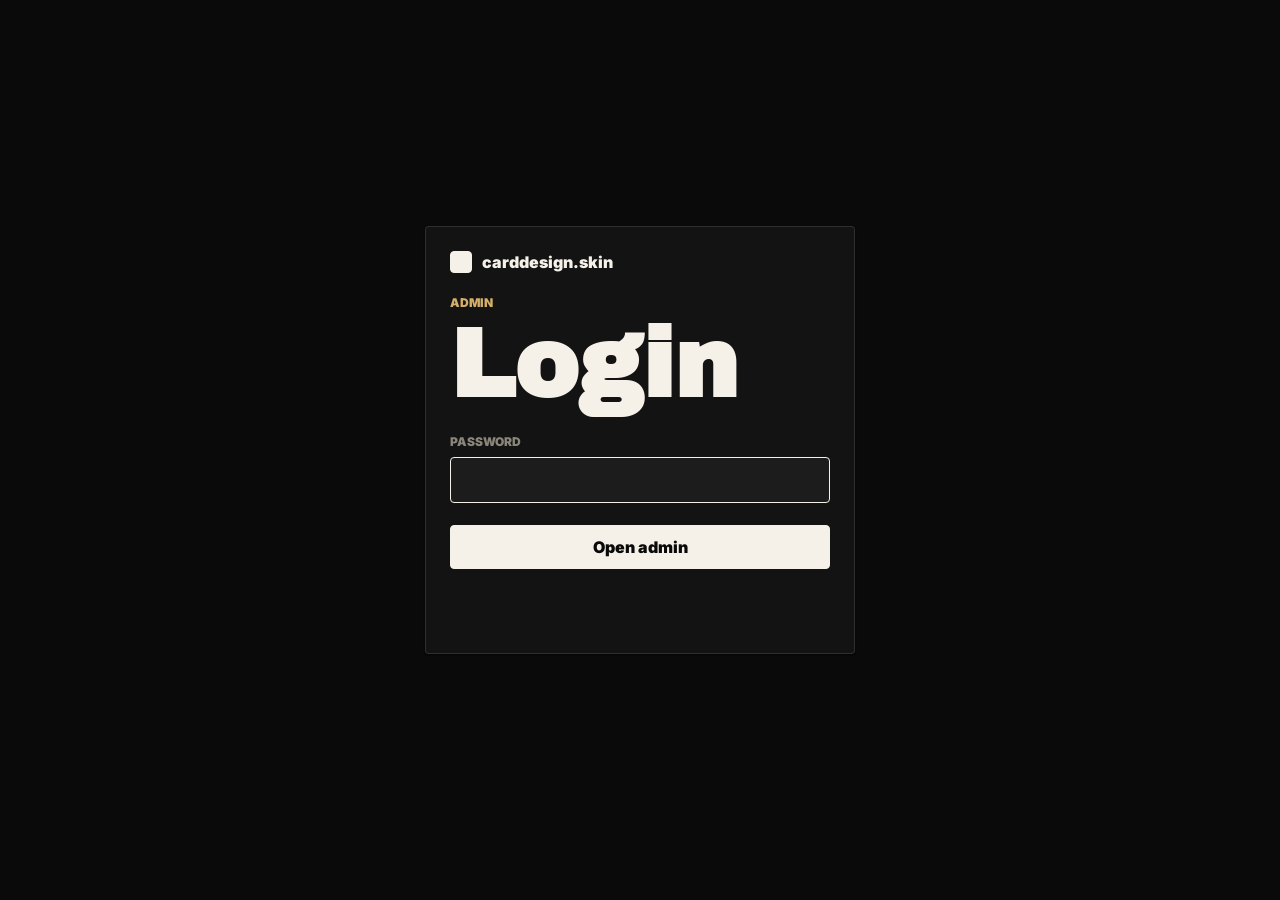
<file: admin-login.html>
<!doctype html>
<html lang="en">
  <head>
    <meta charset="UTF-8" />
    <meta name="viewport" content="width=device-width, initial-scale=1.0" />
    <title>Admin Login | carddesign.skin</title>
    <meta name="description" content="Admin login for carddesign.skin." />
    <link rel="preconnect" href="https://fonts.googleapis.com" />
    <link rel="preconnect" href="https://fonts.gstatic.com" crossorigin />
    <link
      href="https://fonts.googleapis.com/css2?family=Archivo+Black&family=Inter:wght@400;500;600;700;800;900&display=swap"
      rel="stylesheet"
    />
    <link rel="stylesheet" href="./styles.css" />
  </head>
  <body>
    <main class="login-page">
      <form class="login-panel" id="loginForm">
        <a class="brand" href="./index.html" aria-label="carddesign.skin home">
          <span class="brand-mark"></span>
          <span>carddesign.skin</span>
        </a>
        <div>
          <p class="eyebrow">Admin</p>
          <h1>Login</h1>
        </div>
        <label>
          Password
          <input name="password" type="password" required autocomplete="current-password" autofocus />
        </label>
        <button class="primary-action full" type="submit">Open admin</button>
        <p class="status-line" id="loginStatus" role="status"></p>
      </form>
    </main>

    <script src="./admin-login.js"></script>
  </body>
</html>
</file>
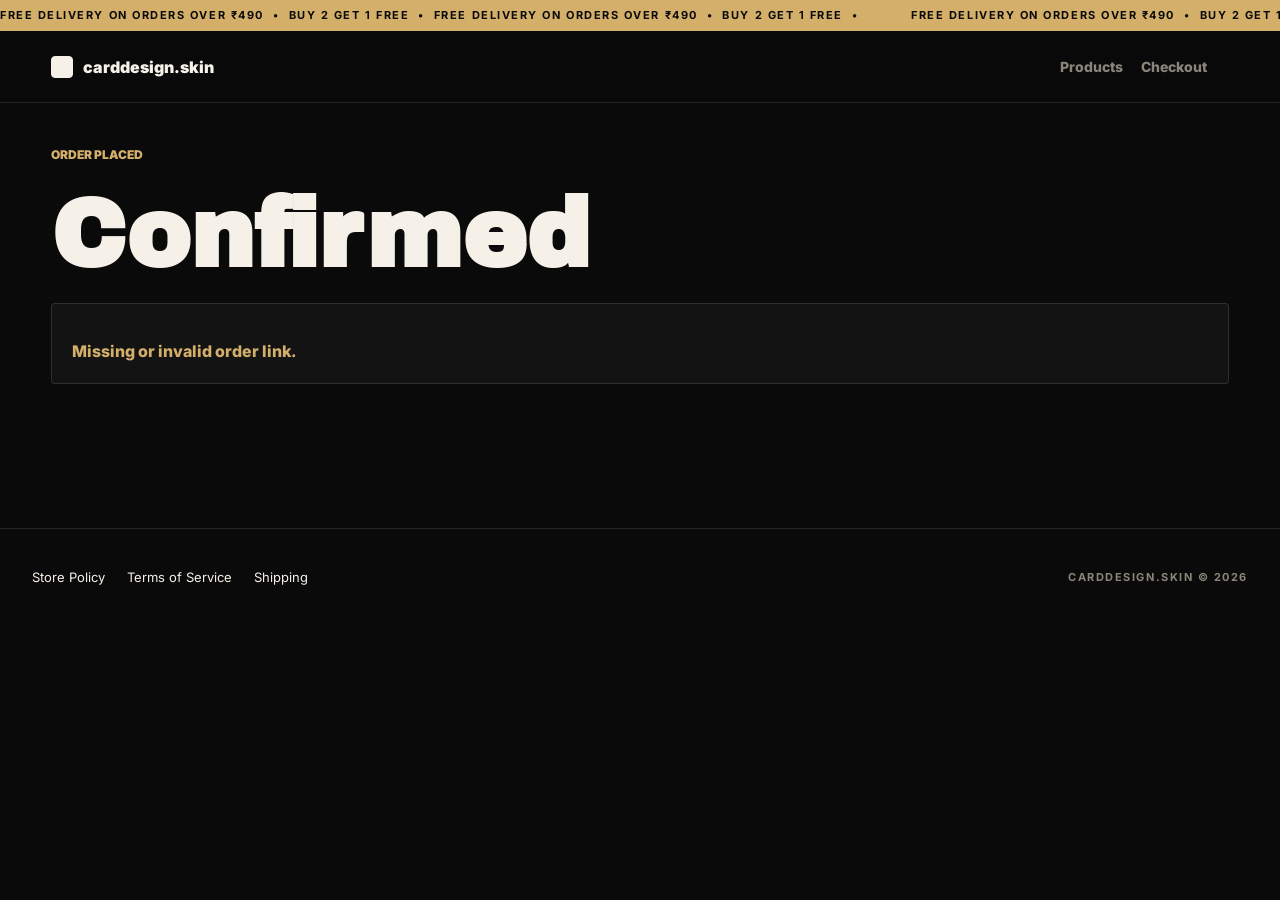
<file: confirmation.html>
<!doctype html>
<html lang="en">
  <head>
    <meta charset="UTF-8" />
    <meta name="viewport" content="width=device-width, initial-scale=1.0" />
    <title>Order Confirmed | carddesign.skin</title>
    <meta name="description" content="Order confirmation for carddesign.skin." />
    <link rel="preconnect" href="https://fonts.googleapis.com" />
    <link rel="preconnect" href="https://fonts.gstatic.com" crossorigin />
    <link
      href="https://fonts.googleapis.com/css2?family=Archivo+Black&family=Inter:wght@400;500;600;700;800;900&display=swap"
      rel="stylesheet"
    />
    <link rel="stylesheet" href="./styles.css" />
  </head>
  <body>
    <div class="marquee" aria-hidden="true">
      <div class="marquee-track">
        <span>FREE DELIVERY ON ORDERS OVER ₹490 &nbsp;•&nbsp; BUY 2 GET 1 FREE &nbsp;•&nbsp; FREE DELIVERY ON ORDERS OVER ₹490 &nbsp;•&nbsp; BUY 2 GET 1 FREE &nbsp;•&nbsp;</span>
        <span>FREE DELIVERY ON ORDERS OVER ₹490 &nbsp;•&nbsp; BUY 2 GET 1 FREE &nbsp;•&nbsp; FREE DELIVERY ON ORDERS OVER ₹490 &nbsp;•&nbsp; BUY 2 GET 1 FREE &nbsp;•&nbsp;</span>
      </div>
    </div>
    <header class="site-header">
      <a class="brand" href="./index.html" aria-label="carddesign.skin home">
        <span class="brand-mark"></span>
        <span>carddesign.skin</span>
      </a>
      <nav class="top-nav" aria-label="Primary navigation">
        <a href="./index.html">Products</a>
        <a href="./checkout.html">Checkout</a>
      </nav>
    </header>

    <main class="checkout-page">
      <section class="checkout-head" aria-labelledby="confirmationTitle">
        <p class="eyebrow">Order placed</p>
        <h1 id="confirmationTitle">Confirmed</h1>
      </section>

      <section class="confirmation-panel" id="confirmationPanel" aria-live="polite">
        <p class="muted">Loading order...</p>
      </section>
    </main>

    <footer class="site-footer">
      <div class="footer-links">
        <a href="./policy.html">Store Policy</a>
        <a href="./terms.html">Terms of Service</a>
        <a href="./shipping.html">Shipping</a>
      </div>
      <div class="footer-copy">CARDDESIGN.SKIN © 2026</div>
    </footer>

    <script src="./confirmation.js"></script>
  </body>
</html>
</file>
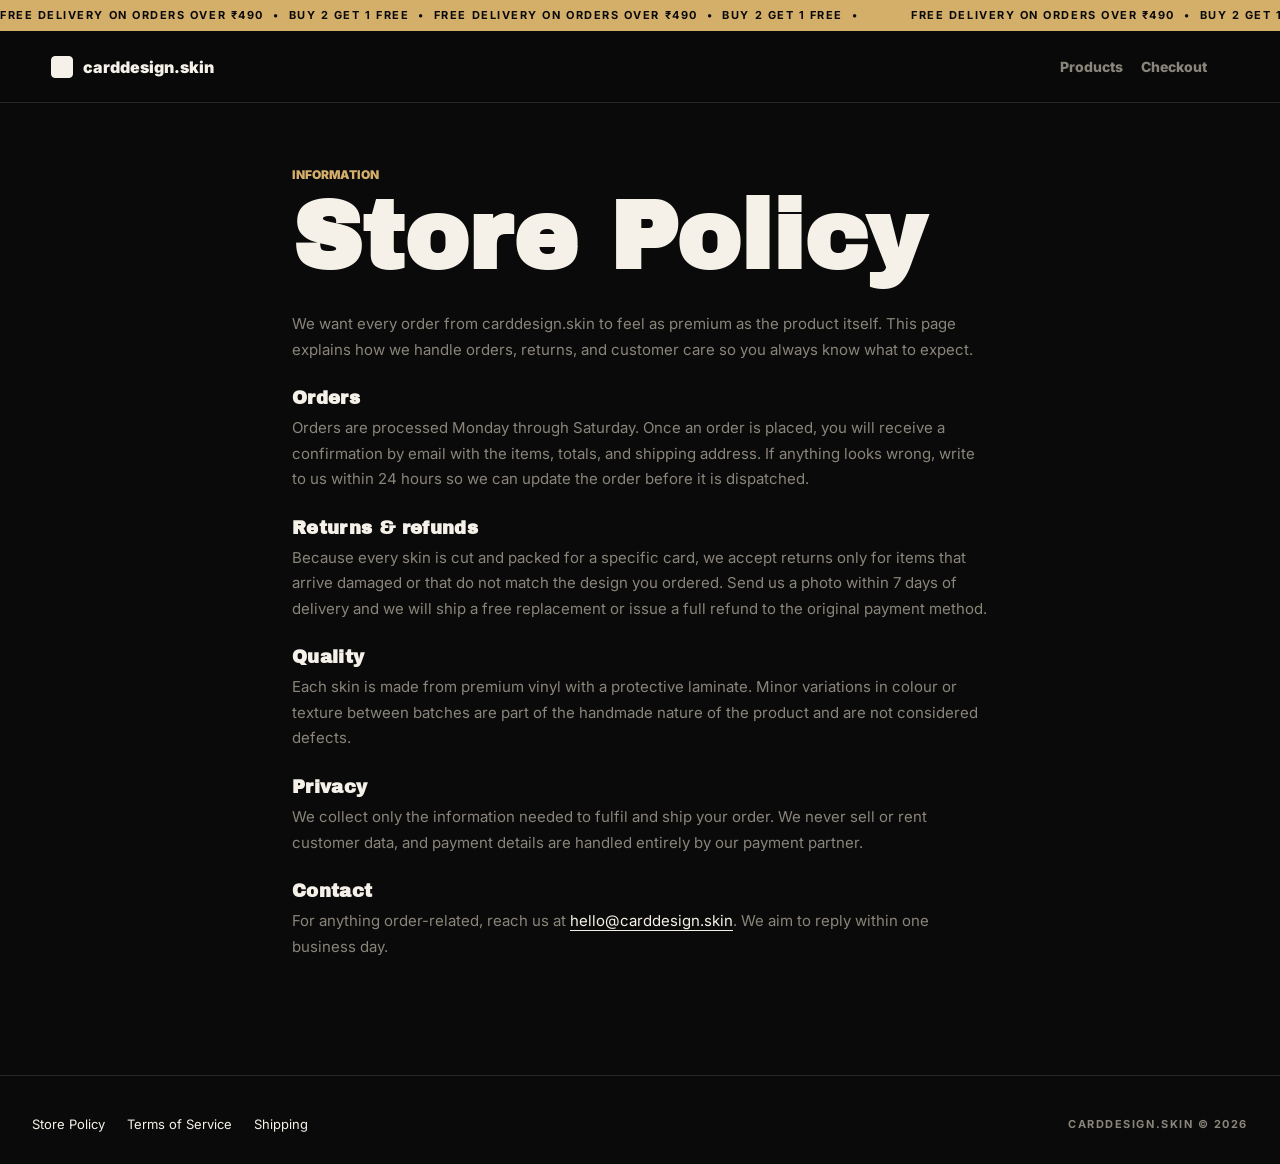
<file: policy.html>
<!doctype html>
<html lang="en">
  <head>
    <meta charset="UTF-8" />
    <meta name="viewport" content="width=device-width, initial-scale=1.0" />
    <title>Store Policy | carddesign.skin</title>
    <meta name="description" content="Store policy for carddesign.skin." />
    <link rel="preconnect" href="https://fonts.googleapis.com" />
    <link rel="preconnect" href="https://fonts.gstatic.com" crossorigin />
    <link
      href="https://fonts.googleapis.com/css2?family=Archivo+Black&family=Inter:wght@400;500;600;700;800;900&display=swap"
      rel="stylesheet"
    />
    <link rel="stylesheet" href="./styles.css" />
  </head>
  <body>
    <div class="marquee" aria-hidden="true">
      <div class="marquee-track">
        <span>FREE DELIVERY ON ORDERS OVER ₹490 &nbsp;•&nbsp; BUY 2 GET 1 FREE &nbsp;•&nbsp; FREE DELIVERY ON ORDERS OVER ₹490 &nbsp;•&nbsp; BUY 2 GET 1 FREE &nbsp;•&nbsp;</span>
        <span>FREE DELIVERY ON ORDERS OVER ₹490 &nbsp;•&nbsp; BUY 2 GET 1 FREE &nbsp;•&nbsp; FREE DELIVERY ON ORDERS OVER ₹490 &nbsp;•&nbsp; BUY 2 GET 1 FREE &nbsp;•&nbsp;</span>
      </div>
    </div>
    <header class="site-header">
      <a class="brand" href="./index.html" aria-label="carddesign.skin home">
        <span class="brand-mark"></span>
        <span>carddesign.skin</span>
      </a>
      <nav class="top-nav" aria-label="Primary navigation">
        <a href="./index.html">Products</a>
        <a href="./checkout.html">Checkout</a>
      </nav>
    </header>

    <main class="info-page">
      <section class="info-head">
        <p class="eyebrow">Information</p>
        <h1>Store Policy</h1>
      </section>

      <article class="info-body">
        <p>
          We want every order from carddesign.skin to feel as premium as the
          product itself. This page explains how we handle orders, returns, and
          customer care so you always know what to expect.
        </p>

        <h2>Orders</h2>
        <p>
          Orders are processed Monday through Saturday. Once an order is
          placed, you will receive a confirmation by email with the items,
          totals, and shipping address. If anything looks wrong, write to us
          within 24 hours so we can update the order before it is dispatched.
        </p>

        <h2>Returns &amp; refunds</h2>
        <p>
          Because every skin is cut and packed for a specific card, we accept
          returns only for items that arrive damaged or that do not match the
          design you ordered. Send us a photo within 7 days of delivery and we
          will ship a free replacement or issue a full refund to the original
          payment method.
        </p>

        <h2>Quality</h2>
        <p>
          Each skin is made from premium vinyl with a protective laminate.
          Minor variations in colour or texture between batches are part of the
          handmade nature of the product and are not considered defects.
        </p>

        <h2>Privacy</h2>
        <p>
          We collect only the information needed to fulfil and ship your order.
          We never sell or rent customer data, and payment details are handled
          entirely by our payment partner.
        </p>

        <h2>Contact</h2>
        <p>
          For anything order-related, reach us at
          <a href="mailto:hello@carddesign.skin">hello@carddesign.skin</a>.
          We aim to reply within one business day.
        </p>
      </article>
    </main>

    <footer class="site-footer">
      <div class="footer-links">
        <a href="./policy.html">Store Policy</a>
        <a href="./terms.html">Terms of Service</a>
        <a href="./shipping.html">Shipping</a>
      </div>
      <div class="footer-copy">CARDDESIGN.SKIN © 2026</div>
    </footer>
  </body>
</html>
</file>
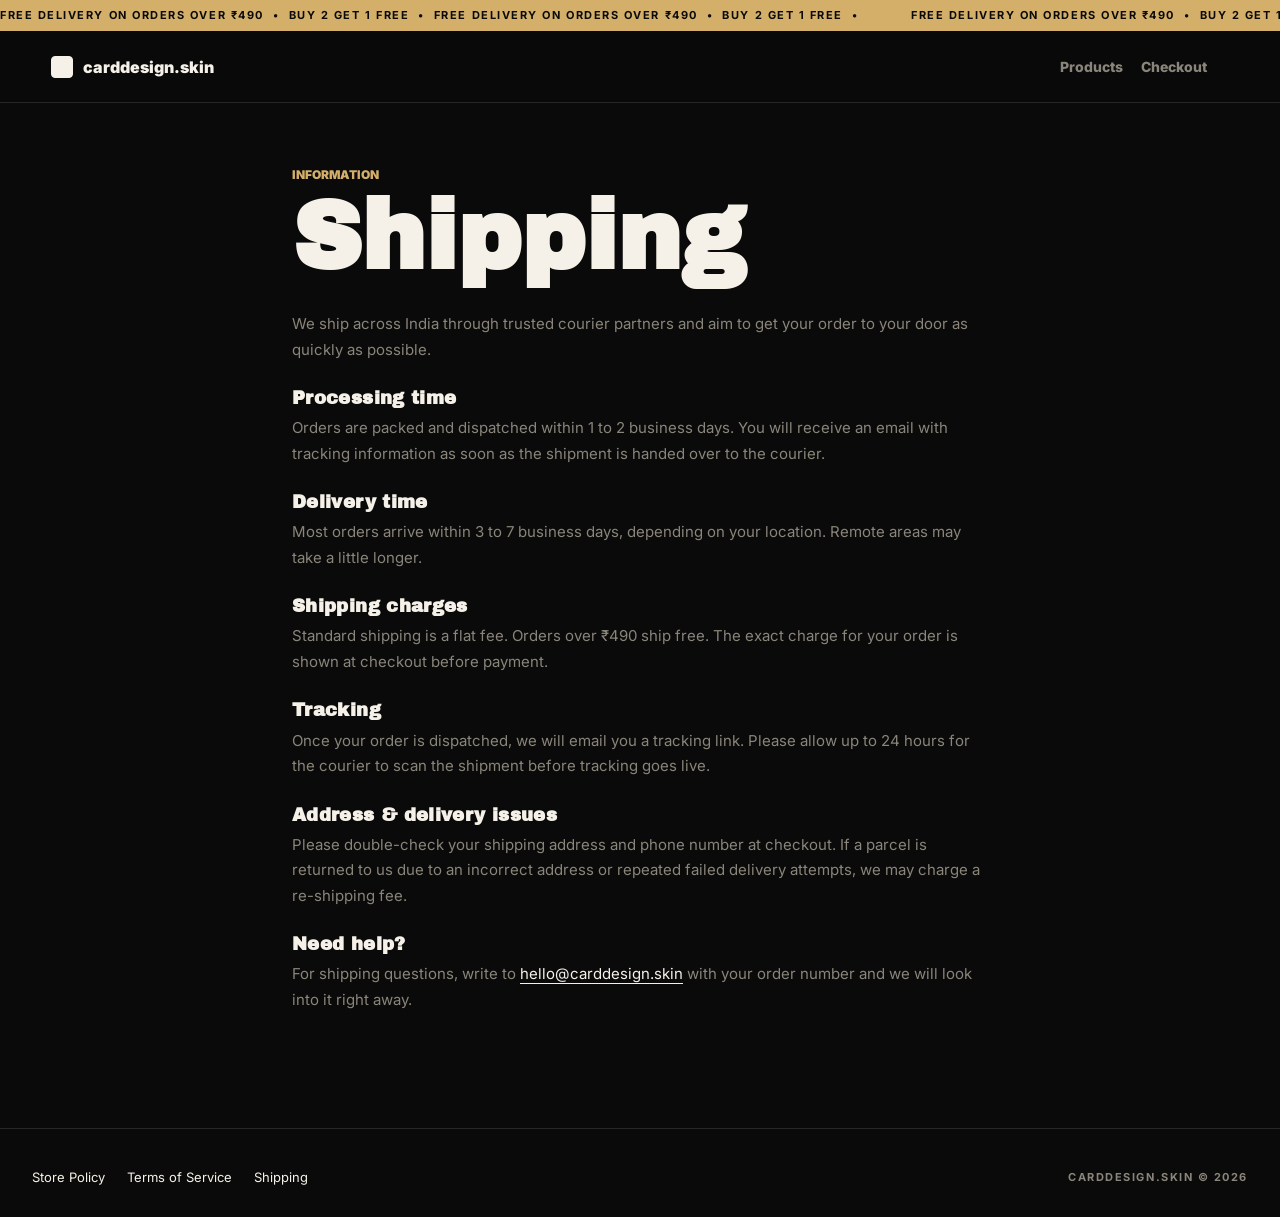
<file: shipping.html>
<!doctype html>
<html lang="en">
  <head>
    <meta charset="UTF-8" />
    <meta name="viewport" content="width=device-width, initial-scale=1.0" />
    <title>Shipping | carddesign.skin</title>
    <meta name="description" content="Shipping information for carddesign.skin." />
    <link rel="preconnect" href="https://fonts.googleapis.com" />
    <link rel="preconnect" href="https://fonts.gstatic.com" crossorigin />
    <link
      href="https://fonts.googleapis.com/css2?family=Archivo+Black&family=Inter:wght@400;500;600;700;800;900&display=swap"
      rel="stylesheet"
    />
    <link rel="stylesheet" href="./styles.css" />
  </head>
  <body>
    <div class="marquee" aria-hidden="true">
      <div class="marquee-track">
        <span>FREE DELIVERY ON ORDERS OVER ₹490 &nbsp;•&nbsp; BUY 2 GET 1 FREE &nbsp;•&nbsp; FREE DELIVERY ON ORDERS OVER ₹490 &nbsp;•&nbsp; BUY 2 GET 1 FREE &nbsp;•&nbsp;</span>
        <span>FREE DELIVERY ON ORDERS OVER ₹490 &nbsp;•&nbsp; BUY 2 GET 1 FREE &nbsp;•&nbsp; FREE DELIVERY ON ORDERS OVER ₹490 &nbsp;•&nbsp; BUY 2 GET 1 FREE &nbsp;•&nbsp;</span>
      </div>
    </div>
    <header class="site-header">
      <a class="brand" href="./index.html" aria-label="carddesign.skin home">
        <span class="brand-mark"></span>
        <span>carddesign.skin</span>
      </a>
      <nav class="top-nav" aria-label="Primary navigation">
        <a href="./index.html">Products</a>
        <a href="./checkout.html">Checkout</a>
      </nav>
    </header>

    <main class="info-page">
      <section class="info-head">
        <p class="eyebrow">Information</p>
        <h1>Shipping</h1>
      </section>

      <article class="info-body">
        <p>
          We ship across India through trusted courier partners and aim to get
          your order to your door as quickly as possible.
        </p>

        <h2>Processing time</h2>
        <p>
          Orders are packed and dispatched within 1 to 2 business days. You
          will receive an email with tracking information as soon as the
          shipment is handed over to the courier.
        </p>

        <h2>Delivery time</h2>
        <p>
          Most orders arrive within 3 to 7 business days, depending on your
          location. Remote areas may take a little longer.
        </p>

        <h2>Shipping charges</h2>
        <p>
          Standard shipping is a flat fee. Orders over ₹490 ship free. The
          exact charge for your order is shown at checkout before payment.
        </p>

        <h2>Tracking</h2>
        <p>
          Once your order is dispatched, we will email you a tracking link.
          Please allow up to 24 hours for the courier to scan the shipment
          before tracking goes live.
        </p>

        <h2>Address &amp; delivery issues</h2>
        <p>
          Please double-check your shipping address and phone number at
          checkout. If a parcel is returned to us due to an incorrect address
          or repeated failed delivery attempts, we may charge a re-shipping
          fee.
        </p>

        <h2>Need help?</h2>
        <p>
          For shipping questions, write to
          <a href="mailto:hello@carddesign.skin">hello@carddesign.skin</a>
          with your order number and we will look into it right away.
        </p>
      </article>
    </main>

    <footer class="site-footer">
      <div class="footer-links">
        <a href="./policy.html">Store Policy</a>
        <a href="./terms.html">Terms of Service</a>
        <a href="./shipping.html">Shipping</a>
      </div>
      <div class="footer-copy">CARDDESIGN.SKIN © 2026</div>
    </footer>
  </body>
</html>
</file>
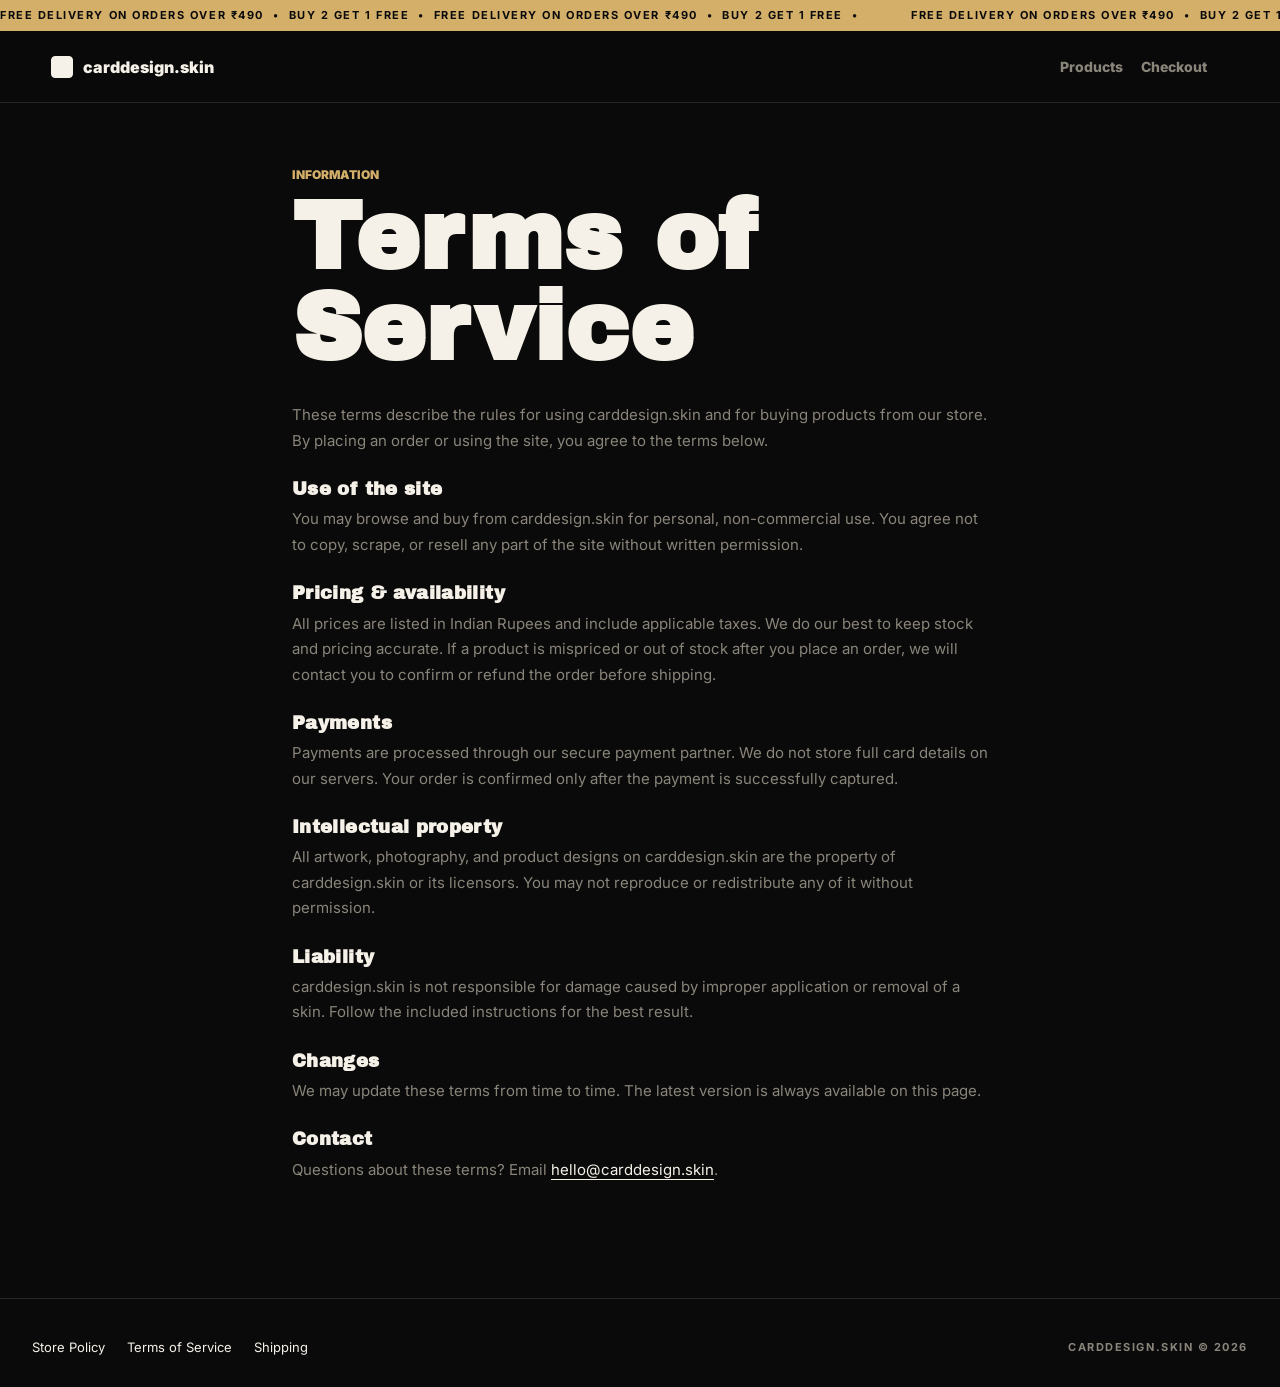
<file: terms.html>
<!doctype html>
<html lang="en">
  <head>
    <meta charset="UTF-8" />
    <meta name="viewport" content="width=device-width, initial-scale=1.0" />
    <title>Terms of Service | carddesign.skin</title>
    <meta name="description" content="Terms of service for carddesign.skin." />
    <link rel="preconnect" href="https://fonts.googleapis.com" />
    <link rel="preconnect" href="https://fonts.gstatic.com" crossorigin />
    <link
      href="https://fonts.googleapis.com/css2?family=Archivo+Black&family=Inter:wght@400;500;600;700;800;900&display=swap"
      rel="stylesheet"
    />
    <link rel="stylesheet" href="./styles.css" />
  </head>
  <body>
    <div class="marquee" aria-hidden="true">
      <div class="marquee-track">
        <span>FREE DELIVERY ON ORDERS OVER ₹490 &nbsp;•&nbsp; BUY 2 GET 1 FREE &nbsp;•&nbsp; FREE DELIVERY ON ORDERS OVER ₹490 &nbsp;•&nbsp; BUY 2 GET 1 FREE &nbsp;•&nbsp;</span>
        <span>FREE DELIVERY ON ORDERS OVER ₹490 &nbsp;•&nbsp; BUY 2 GET 1 FREE &nbsp;•&nbsp; FREE DELIVERY ON ORDERS OVER ₹490 &nbsp;•&nbsp; BUY 2 GET 1 FREE &nbsp;•&nbsp;</span>
      </div>
    </div>
    <header class="site-header">
      <a class="brand" href="./index.html" aria-label="carddesign.skin home">
        <span class="brand-mark"></span>
        <span>carddesign.skin</span>
      </a>
      <nav class="top-nav" aria-label="Primary navigation">
        <a href="./index.html">Products</a>
        <a href="./checkout.html">Checkout</a>
      </nav>
    </header>

    <main class="info-page">
      <section class="info-head">
        <p class="eyebrow">Information</p>
        <h1>Terms of Service</h1>
      </section>

      <article class="info-body">
        <p>
          These terms describe the rules for using carddesign.skin and for
          buying products from our store. By placing an order or using the
          site, you agree to the terms below.
        </p>

        <h2>Use of the site</h2>
        <p>
          You may browse and buy from carddesign.skin for personal,
          non-commercial use. You agree not to copy, scrape, or resell any part
          of the site without written permission.
        </p>

        <h2>Pricing &amp; availability</h2>
        <p>
          All prices are listed in Indian Rupees and include applicable taxes.
          We do our best to keep stock and pricing accurate. If a product is
          mispriced or out of stock after you place an order, we will contact
          you to confirm or refund the order before shipping.
        </p>

        <h2>Payments</h2>
        <p>
          Payments are processed through our secure payment partner. We do not
          store full card details on our servers. Your order is confirmed only
          after the payment is successfully captured.
        </p>

        <h2>Intellectual property</h2>
        <p>
          All artwork, photography, and product designs on carddesign.skin are
          the property of carddesign.skin or its licensors. You may not
          reproduce or redistribute any of it without permission.
        </p>

        <h2>Liability</h2>
        <p>
          carddesign.skin is not responsible for damage caused by improper
          application or removal of a skin. Follow the included instructions
          for the best result.
        </p>

        <h2>Changes</h2>
        <p>
          We may update these terms from time to time. The latest version is
          always available on this page.
        </p>

        <h2>Contact</h2>
        <p>
          Questions about these terms? Email
          <a href="mailto:hello@carddesign.skin">hello@carddesign.skin</a>.
        </p>
      </article>
    </main>

    <footer class="site-footer">
      <div class="footer-links">
        <a href="./policy.html">Store Policy</a>
        <a href="./terms.html">Terms of Service</a>
        <a href="./shipping.html">Shipping</a>
      </div>
      <div class="footer-copy">CARDDESIGN.SKIN © 2026</div>
    </footer>
  </body>
</html>
</file>
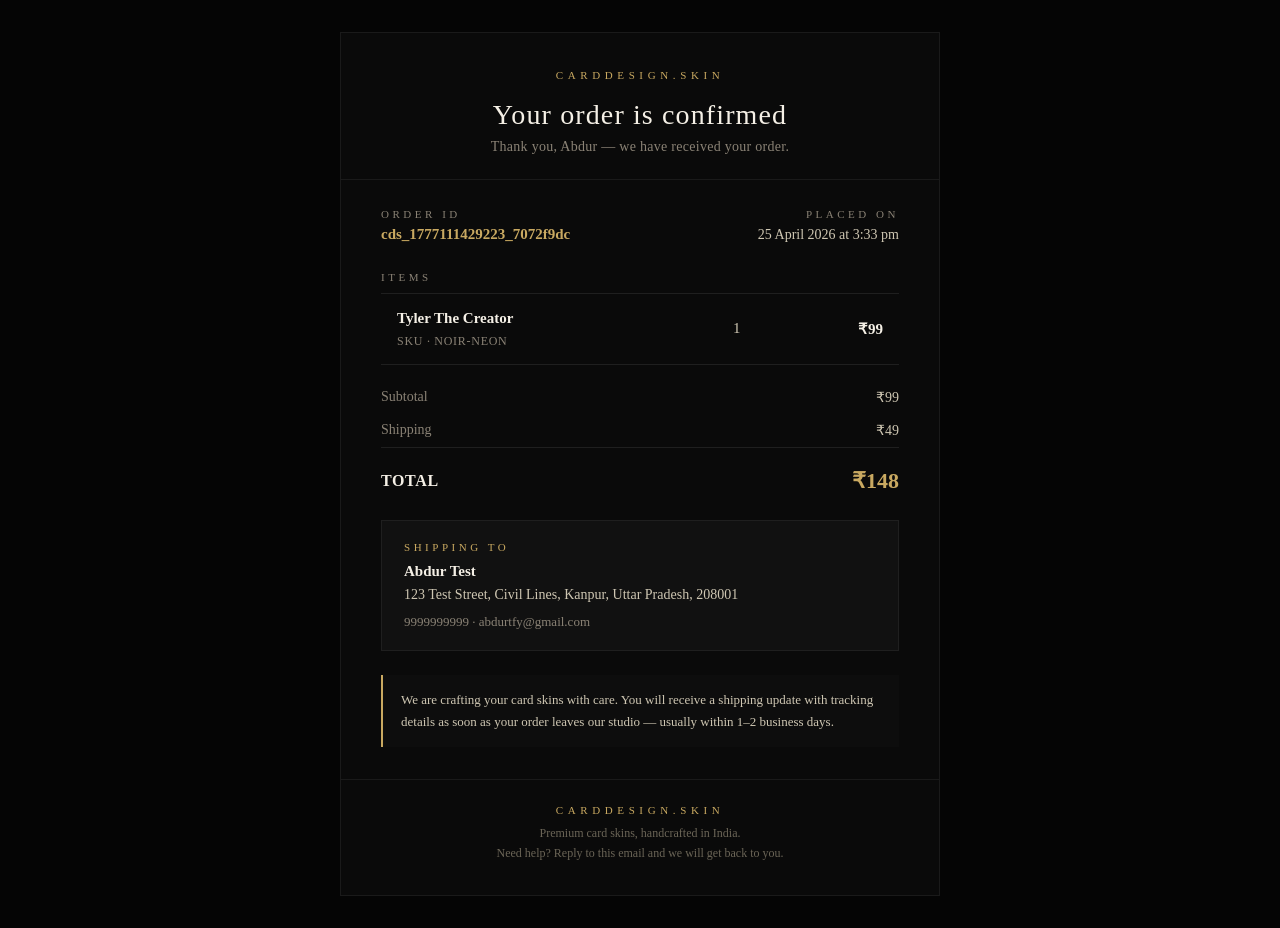
<file: email-preview/confirmation.html>
<!DOCTYPE html>
<html lang="en">
<head>
<meta charset="UTF-8" />
<meta name="viewport" content="width=device-width,initial-scale=1" />
<title>Order confirmed &middot; carddesign.skin</title>
</head>
<body style="margin:0;padding:0;background:#050505;font-family:Georgia,'Times New Roman',serif;color:#f5f0e6;">
<div style="display:none;max-height:0;overflow:hidden;opacity:0;color:transparent;">Your carddesign.skin order cds_1777111429223_7072f9dc is confirmed. Total &#8377;148.</div>
<table role="presentation" width="100%" cellpadding="0" cellspacing="0" border="0" style="background:#050505;padding:32px 12px;">
  <tr><td align="center">
    <table role="presentation" width="600" cellpadding="0" cellspacing="0" border="0" style="max-width:600px;width:100%;background:#0a0a0a;border:1px solid #1a1a1a;">
      <tr><td style="padding:36px 40px 24px;text-align:center;border-bottom:1px solid #1a1a1a;">
        <div style="font-family:Georgia,'Times New Roman',serif;font-size:11px;letter-spacing:0.42em;color:#c9a961;text-transform:uppercase;">carddesign.skin</div>
        <h1 style="margin:18px 0 8px;font-family:Georgia,'Times New Roman',serif;font-weight:400;font-size:28px;letter-spacing:0.04em;color:#f5f0e6;">Your order is confirmed</h1>
        <p style="margin:0;color:#8a8275;font-size:14px;letter-spacing:0.02em;">Thank you, Abdur &mdash; we have received your order.</p>
      </td></tr>

      <tr><td style="padding:28px 40px 4px;">
        <table role="presentation" width="100%" cellpadding="0" cellspacing="0" border="0">
          <tr>
            <td style="font-size:11px;letter-spacing:0.32em;color:#8a8275;text-transform:uppercase;padding-bottom:6px;">Order ID</td>
            <td align="right" style="font-size:11px;letter-spacing:0.32em;color:#8a8275;text-transform:uppercase;padding-bottom:6px;">Placed on</td>
          </tr>
          <tr>
            <td style="font-family:Georgia,'Times New Roman',serif;font-size:15px;color:#c9a961;font-weight:600;">cds_1777111429223_7072f9dc</td>
            <td align="right" style="font-family:Georgia,'Times New Roman',serif;font-size:14px;color:#cfc7b3;">25 April 2026 at 3:33 pm</td>
          </tr>
        </table>
      </td></tr>

      <tr><td style="padding:24px 40px 8px;">
        <div style="font-size:11px;letter-spacing:0.32em;color:#8a8275;text-transform:uppercase;margin-bottom:10px;">Items</div>
        <table role="presentation" width="100%" cellpadding="0" cellspacing="0" border="0" style="border-top:1px solid #1f1f1f;">
          
    <tr>
      <td style="padding:14px 16px;border-bottom:1px solid #1f1f1f;color:#f5f0e6;font-family:Georgia,'Times New Roman',serif;font-size:15px;line-height:1.4;">
        <div style="font-weight:600;color:#f5f0e6;">Tyler The Creator</div>
        <div style="color:#8a8275;font-size:12px;margin-top:4px;letter-spacing:0.06em;text-transform:uppercase;">SKU&nbsp;&middot;&nbsp;noir-neon</div>
      </td>
      <td align="center" style="padding:14px 16px;border-bottom:1px solid #1f1f1f;color:#cfc7b3;font-family:Georgia,'Times New Roman',serif;font-size:15px;">1</td>
      <td align="right" style="padding:14px 16px;border-bottom:1px solid #1f1f1f;color:#f5f0e6;font-family:Georgia,'Times New Roman',serif;font-size:15px;font-weight:600;">&#8377;99</td>
    </tr>
  
        </table>
      </td></tr>

      <tr><td style="padding:8px 40px 8px;">
        <table role="presentation" width="100%" cellpadding="0" cellspacing="0" border="0">
          <tr>
            <td style="padding:8px 0;color:#8a8275;font-size:14px;">Subtotal</td>
            <td align="right" style="padding:8px 0;color:#cfc7b3;font-size:14px;">&#8377;99</td>
          </tr>
          
          <tr>
            <td style="padding:8px 0;color:#8a8275;font-size:14px;">Shipping</td>
            <td align="right" style="padding:8px 0;color:#cfc7b3;font-size:14px;">&#8377;49</td>
          </tr>
          <tr><td colspan="2" style="border-top:1px solid #1f1f1f;padding-top:14px;"></td></tr>
          <tr>
            <td style="padding:6px 0 18px;color:#f5f0e6;font-size:16px;letter-spacing:0.04em;text-transform:uppercase;font-weight:600;">Total</td>
            <td align="right" style="padding:6px 0 18px;color:#c9a961;font-size:22px;font-weight:700;">&#8377;148</td>
          </tr>
        </table>
      </td></tr>

      <tr><td style="padding:0 40px 24px;">
        <table role="presentation" width="100%" cellpadding="0" cellspacing="0" border="0" style="background:#111;border:1px solid #1f1f1f;">
          <tr><td style="padding:20px 22px;">
            <div style="font-size:11px;letter-spacing:0.32em;color:#c9a961;text-transform:uppercase;margin-bottom:10px;">Shipping to</div>
            <div style="color:#f5f0e6;font-size:15px;font-weight:600;margin-bottom:4px;">Abdur Test</div>
            <div style="color:#cfc7b3;font-size:14px;line-height:1.6;">123 Test Street, Civil Lines, Kanpur, Uttar Pradesh, 208001</div>
            <div style="color:#8a8275;font-size:13px;margin-top:8px;">9999999999 &middot; abdurtfy@gmail.com</div>
          </td></tr>
        </table>
      </td></tr>

      <tr><td style="padding:0 40px 32px;">
        <div style="background:#0d0d0d;border-left:2px solid #c9a961;padding:14px 18px;color:#cfc7b3;font-size:13px;line-height:1.7;">
          We are crafting your card skins with care. You will receive a shipping update with tracking details as soon as your order leaves our studio &mdash; usually within 1&ndash;2 business days.
        </div>
      </td></tr>

      <tr><td style="padding:24px 40px 32px;border-top:1px solid #1a1a1a;text-align:center;">
        <div style="font-family:Georgia,'Times New Roman',serif;font-size:11px;letter-spacing:0.42em;color:#c9a961;text-transform:uppercase;margin-bottom:8px;">carddesign.skin</div>
        <div style="color:#6b6557;font-size:12px;line-height:1.6;">Premium card skins, handcrafted in India.<br/>Need help? Reply to this email and we will get back to you.</div>
      </td></tr>
    </table>
  </td></tr>
</table>
</body>
</html>
</file>
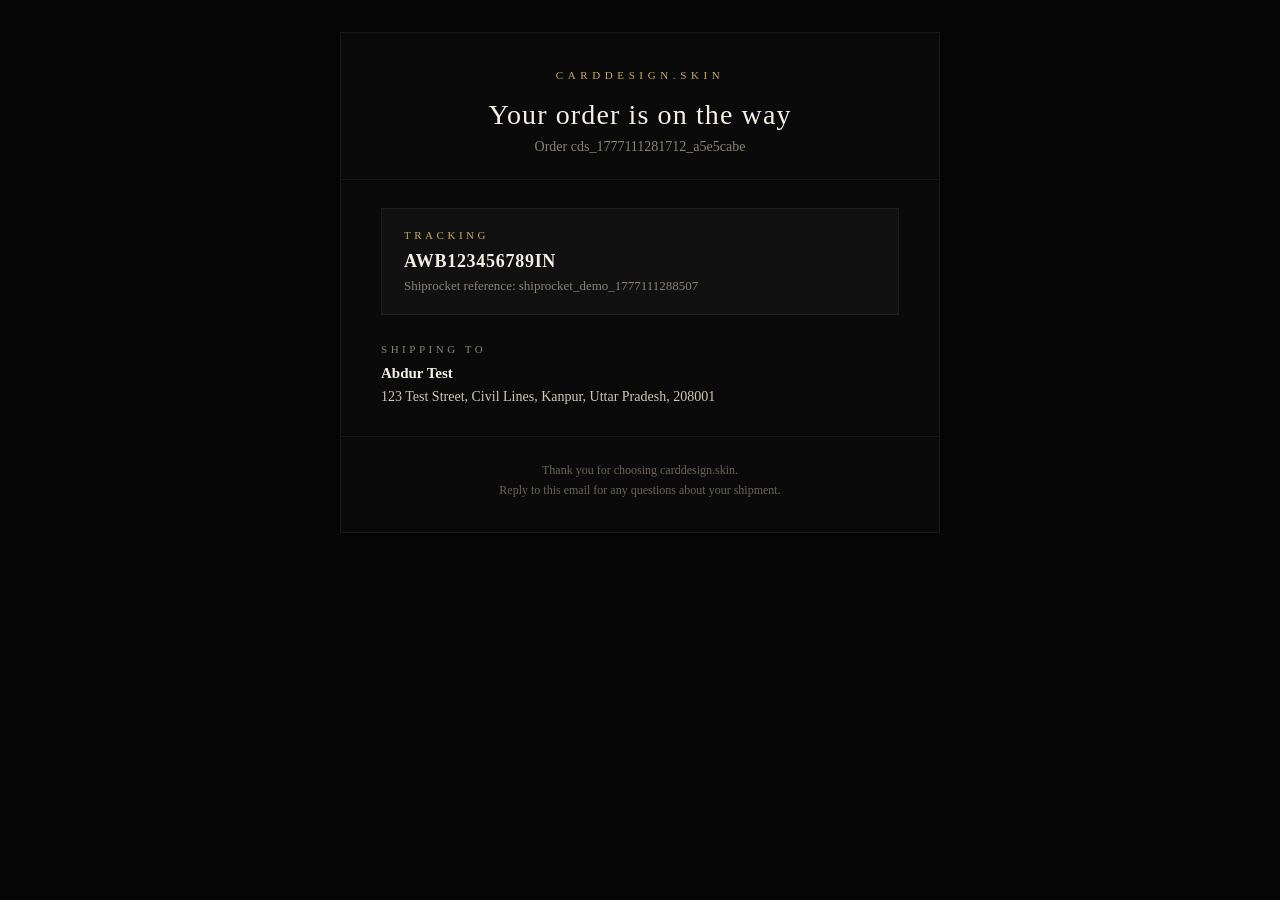
<file: email-preview/shipping.html>
<!DOCTYPE html>
<html lang="en">
<head>
<meta charset="UTF-8" />
<meta name="viewport" content="width=device-width,initial-scale=1" />
<title>Your order is on the way &middot; carddesign.skin</title>
</head>
<body style="margin:0;padding:0;background:#050505;font-family:Georgia,'Times New Roman',serif;color:#f5f0e6;">
<table role="presentation" width="100%" cellpadding="0" cellspacing="0" border="0" style="background:#050505;padding:32px 12px;">
  <tr><td align="center">
    <table role="presentation" width="600" cellpadding="0" cellspacing="0" border="0" style="max-width:600px;width:100%;background:#0a0a0a;border:1px solid #1a1a1a;">
      <tr><td style="padding:36px 40px 24px;text-align:center;border-bottom:1px solid #1a1a1a;">
        <div style="font-family:Georgia,'Times New Roman',serif;font-size:11px;letter-spacing:0.42em;color:#c9a961;text-transform:uppercase;">carddesign.skin</div>
        <h1 style="margin:18px 0 8px;font-family:Georgia,'Times New Roman',serif;font-weight:400;font-size:28px;letter-spacing:0.04em;color:#f5f0e6;">Your order is on the way</h1>
        <p style="margin:0;color:#8a8275;font-size:14px;">Order cds_1777111281712_a5e5cabe</p>
      </td></tr>

      <tr><td style="padding:28px 40px;">
        <table role="presentation" width="100%" cellpadding="0" cellspacing="0" border="0" style="background:#111;border:1px solid #1f1f1f;">
          <tr><td style="padding:20px 22px;">
            <div style="font-size:11px;letter-spacing:0.32em;color:#c9a961;text-transform:uppercase;margin-bottom:10px;">Tracking</div>
            <div style="color:#f5f0e6;font-size:18px;font-weight:600;letter-spacing:0.04em;margin-bottom:6px;">AWB123456789IN</div>
            <div style="color:#8a8275;font-size:13px;">Shiprocket reference: shiprocket_demo_1777111288507</div>
          </td></tr>
        </table>
      </td></tr>

      <tr><td style="padding:0 40px 28px;">
        <div style="font-size:11px;letter-spacing:0.32em;color:#8a8275;text-transform:uppercase;margin-bottom:10px;">Shipping to</div>
        <div style="color:#f5f0e6;font-size:15px;font-weight:600;margin-bottom:4px;">Abdur Test</div>
        <div style="color:#cfc7b3;font-size:14px;line-height:1.6;">123 Test Street, Civil Lines, Kanpur, Uttar Pradesh, 208001</div>
      </td></tr>

      <tr><td style="padding:24px 40px 32px;border-top:1px solid #1a1a1a;text-align:center;">
        <div style="color:#6b6557;font-size:12px;line-height:1.6;">Thank you for choosing carddesign.skin.<br/>Reply to this email for any questions about your shipment.</div>
      </td></tr>
    </table>
  </td></tr>
</table>
</body>
</html>
</file>
<file: styles.css>
:root {
  --bg: #0a0a0a;
  --surface: #131313;
  --surface-2: #1c1c1c;
  --ink: #f5f1e8;
  --muted: #8a857a;
  --line: rgba(245, 241, 232, 0.12);
  --hot: #d4af6a;
  --acid: #d4af6a;
  --cyan: #f5f1e8;
  --radius: 4px;
  --shadow: 0 1px 2px rgba(0, 0, 0, 0.6);
}

* {
  box-sizing: border-box;
}

body {
  margin: 0;
  min-height: 100vh;
  background: var(--bg);
  color: var(--ink);
  font-family: Inter, system-ui, -apple-system, BlinkMacSystemFont, "Segoe UI", sans-serif;
  letter-spacing: 0;
  -webkit-font-smoothing: antialiased;
}

a {
  color: inherit;
  text-decoration: none;
}

button,
input {
  font: inherit;
}

.site-header {
  position: sticky;
  top: 0;
  z-index: 20;
  display: grid;
  grid-template-columns: 1fr auto auto;
  align-items: center;
  gap: 22px;
  min-height: 72px;
  padding: 14px clamp(16px, 4vw, 56px);
  border-bottom: 1px solid var(--line);
  background: rgba(10, 10, 10, 0.85);
  backdrop-filter: blur(18px);
}

.brand,
.top-nav,
.filters,
.cart-header,
.summary-row,
.checkout-actions {
  display: flex;
  align-items: center;
}

.brand {
  gap: 10px;
  min-width: 0;
  font-weight: 900;
}

.brand span:last-child {
  overflow: hidden;
  text-overflow: ellipsis;
  white-space: nowrap;
}

.brand-mark {
  flex: 0 0 auto;
  width: 22px;
  height: 22px;
  border: 1.5px solid var(--ink);
  border-radius: 4px;
  background: var(--ink);
}

.top-nav {
  gap: 18px;
  color: var(--muted);
  font-size: 14px;
  font-weight: 800;
}

.top-nav a:hover,
.top-nav a:focus-visible,
.nav-button:hover,
.nav-button:focus-visible,
.back-link:hover,
.back-link:focus-visible {
  color: var(--ink);
}

.nav-button {
  border: 0;
  background: transparent;
  color: var(--muted);
  padding: 0;
  font-weight: 800;
  cursor: pointer;
}

.cart-button,
.icon-button {
  display: inline-grid;
  place-items: center;
  min-height: 42px;
  border: 1px solid var(--line);
  border-radius: var(--radius);
  background: var(--surface);
  color: var(--ink);
  cursor: pointer;
}

.cart-button {
  grid-template-columns: 18px auto;
  gap: 8px;
  padding: 0 12px;
  font-weight: 900;
}

.icon-button {
  width: 42px;
}

.cart-icon {
  position: relative;
  width: 17px;
  height: 15px;
  border: 2px solid currentColor;
  border-top: 0;
}

.cart-icon::before {
  content: "";
  position: absolute;
  left: 2px;
  top: -8px;
  width: 10px;
  height: 8px;
  border: 2px solid currentColor;
  border-bottom: 0;
  border-radius: 8px 8px 0 0;
}

.catalog-page,
.checkout-page,
.admin-page,
.login-page {
  padding: clamp(20px, 4vw, 44px) clamp(16px, 4vw, 56px) 64px;
}

.login-page {
  min-height: 100vh;
  display: grid;
  place-items: center;
}

.login-panel {
  width: min(100%, 430px);
  border: 1px solid var(--line);
  border-radius: var(--radius);
  background: var(--surface);
  box-shadow: var(--shadow);
  padding: 24px;
  display: grid;
  gap: 22px;
}

.catalog-head,
.checkout-head {
  display: grid;
  gap: 18px;
  margin-bottom: 22px;
}

.catalog-head {
  grid-template-columns: minmax(0, 1fr);
  align-items: end;
}

.eyebrow {
  margin: 0 0 10px;
  color: var(--acid);
  font-size: 12px;
  font-weight: 900;
  text-transform: uppercase;
}

h1,
h2 {
  margin: 0;
  font-family: "Archivo Black", Inter, sans-serif;
  letter-spacing: 0;
  line-height: 0.95;
}

h1 {
  font-size: clamp(42px, 8vw, 96px);
}

h2 {
  font-size: clamp(26px, 4vw, 42px);
}

h3 {
  margin: 0;
  font-size: 20px;
}

.search-box,
label {
  display: grid;
  gap: 8px;
  color: var(--muted);
  font-size: 12px;
  font-weight: 900;
  text-transform: uppercase;
}

input {
  width: 100%;
  min-height: 46px;
  border: 1px solid var(--line);
  border-radius: var(--radius);
  background: var(--surface-2);
  color: var(--ink);
  padding: 0 14px;
  outline: 0;
}

input:focus {
  border-color: var(--ink);
}

.catalog-tools {
  margin-bottom: 18px;
}

.filters {
  flex-wrap: wrap;
  gap: 10px;
}

.filter-button,
.primary-action,
.secondary-action,
.add-button {
  min-height: 44px;
  border-radius: var(--radius);
  border: 1px solid transparent;
  display: inline-flex;
  align-items: center;
  justify-content: center;
  gap: 8px;
  padding: 0 16px;
  font-weight: 900;
  cursor: pointer;
}

.filter-button,
.secondary-action {
  background: var(--surface);
  color: var(--ink);
  border-color: var(--line);
}

.filter-button.active {
  background: var(--ink);
  color: var(--bg);
  border-color: var(--ink);
}

.primary-action,
.add-button {
  background: var(--ink);
  color: var(--bg);
  border-color: var(--ink);
}

.primary-action:hover,
.add-button:hover {
  background: #ffffff;
  border-color: #ffffff;
}

.secondary-action:hover,
.filter-button:hover {
  background: var(--surface-2);
}

.full {
  width: 100%;
}

.product-grid {
  display: grid;
  grid-template-columns: repeat(4, minmax(0, 1fr));
  gap: 18px;
}

.product-card {
  border: 1px solid var(--line);
  border-radius: var(--radius);
  background: var(--surface);
  overflow: hidden;
}

.product-art,
.cart-thumb {
  background:
    linear-gradient(120deg, rgba(255, 255, 255, 0.16), transparent 32%),
    var(--skin-bg);
}

.product-art {
  position: relative;
  min-height: 210px;
  box-shadow: var(--shadow);
}

.product-art::after {
  content: "";
  position: absolute;
  inset: 24px;
  border: 1px solid rgba(255, 255, 255, 0.45);
  border-radius: 15px;
}
.product-card { transition: transform 200ms ease, border-color 200ms ease; }
.product-card:hover { border-color: var(--ink); }

.product-body {
  display: grid;
  gap: 12px;
  padding: 16px;
}

.product-meta {
  min-height: 44px;
  margin: 0;
  color: var(--muted);
  line-height: 1.45;
}

.product-footer {
  display: grid;
  grid-template-columns: 1fr auto;
  align-items: center;
  gap: 12px;
}

.price {
  font-size: 20px;
  font-weight: 900;
}

.checkout-layout {
  display: grid;
  grid-template-columns: minmax(0, 1fr) 380px;
  gap: 20px;
  align-items: start;
}

.checkout-form,
.order-summary {
  border: 1px solid var(--line);
  border-radius: var(--radius);
  background: var(--surface);
  padding: 20px;
}

.form-grid {
  display: grid;
  grid-template-columns: repeat(2, minmax(0, 1fr));
  gap: 16px;
}

.wide {
  grid-column: 1 / -1;
}

.checkout-actions {
  flex-wrap: wrap;
  gap: 12px;
  margin-top: 18px;
}

.status-line {
  min-height: 22px;
  margin: 16px 0 0;
  color: var(--acid);
  font-weight: 800;
  line-height: 1.45;
}

.back-link {
  width: fit-content;
  color: var(--muted);
  font-size: 14px;
  font-weight: 900;
}

.summary-row {
  justify-content: space-between;
  gap: 16px;
  padding: 12px 0;
  border-top: 1px solid var(--line);
}

.summary-row.total {
  font-size: 20px;
}

.summary-item,
.cart-item {
  display: grid;
  gap: 10px;
  padding: 12px 0;
  border-top: 1px solid var(--line);
}

.summary-item {
  grid-template-columns: 1fr auto;
}

.summary-item span,
.cart-item span,
.muted {
  color: var(--muted);
}

.summary-item span,
.cart-item span {
  display: block;
  margin-top: 3px;
  font-size: 13px;
}

.cart-drawer {
  position: fixed;
  inset: 0;
  z-index: 40;
  display: none;
  justify-content: flex-end;
  background: rgba(0, 0, 0, 0.62);
}

.cart-drawer.open {
  display: flex;
}

.cart-panel {
  width: min(100%, 430px);
  min-height: 100%;
  background: var(--surface);
  border-left: 1px solid var(--line);
  box-shadow: var(--shadow);
  padding: 20px;
  display: grid;
  grid-template-rows: auto 1fr auto;
}

.cart-header {
  justify-content: space-between;
}

.cart-item {
  grid-template-columns: 70px 1fr auto;
  align-items: center;
}

.cart-thumb {
  width: 58px;
  aspect-ratio: 1.585 / 1;
  border-radius: 8px;
}

.qty-controls {
  display: flex;
  align-items: center;
  gap: 8px;
}

.qty-controls button {
  width: 30px;
  height: 30px;
  border: 1px solid var(--line);
  border-radius: 4px;
  background: var(--surface-2);
  color: var(--ink);
  cursor: pointer;
}
.qty-controls button:hover { background: var(--surface-2); }

.admin-toolbar {
  display: flex;
  align-items: center;
  justify-content: space-between;
  gap: 16px;
  margin-bottom: 18px;
  border: 1px solid var(--line);
  border-radius: var(--radius);
  background: var(--surface);
  padding: 16px;
}

.admin-toolbar p {
  margin: 6px 0 0;
}

.orders-list {
  display: grid;
  gap: 16px;
}

.admin-order {
  border: 1px solid var(--line);
  border-radius: var(--radius);
  background: var(--surface);
  padding: 20px 22px;
  display: grid;
  gap: 14px;
}

.order-top {
  display: flex;
  align-items: baseline;
  justify-content: space-between;
  gap: 16px;
  flex-wrap: wrap;
}
.order-id {
  display: flex;
  align-items: baseline;
  gap: 14px;
  flex-wrap: wrap;
  min-width: 0;
}
.order-num {
  font-family: "Archivo Black", Inter, sans-serif;
  font-size: 18px;
  letter-spacing: 0.02em;
}
.order-date {
  color: var(--muted);
  font-size: 12px;
  font-weight: 700;
  letter-spacing: 0.08em;
  text-transform: uppercase;
}
.order-total {
  font-family: "Archivo Black", Inter, sans-serif;
  font-size: 22px;
  color: var(--ink);
  white-space: nowrap;
}

.order-badges {
  display: flex;
  flex-wrap: wrap;
  gap: 6px;
}
.order-badge {
  display: inline-flex;
  align-items: center;
  gap: 6px;
  border-radius: 999px;
  padding: 6px 11px;
  font-size: 12px;
  font-weight: 700;
  background: var(--surface-2);
  border: 1px solid var(--line);
  color: var(--ink);
  text-transform: capitalize;
}
.order-badge em {
  font-style: normal;
  color: var(--muted);
  font-weight: 700;
  font-size: 10px;
  letter-spacing: 0.1em;
  text-transform: uppercase;
}
.order-badge.tone-ok {
  background: rgba(212, 175, 106, 0.12);
  border-color: rgba(212, 175, 106, 0.4);
  color: var(--hot);
}
.order-badge.tone-ok em { color: rgba(212, 175, 106, 0.7); }
.order-badge.tone-bad {
  background: rgba(220, 80, 80, 0.12);
  border-color: rgba(220, 80, 80, 0.4);
  color: #f0a0a0;
}
.order-badge.tone-bad em { color: rgba(240, 160, 160, 0.7); }
.order-badge.tone-wait {
  color: var(--muted);
}

.order-customer {
  display: grid;
  gap: 4px;
  padding-top: 12px;
  border-top: 1px solid var(--line);
}
.order-name {
  margin: 0;
  font-weight: 800;
  font-size: 15px;
}
.order-customer .muted {
  margin: 0;
  font-size: 13px;
  line-height: 1.5;
}

.order-details {
  margin-top: 2px;
  border-top: 1px solid var(--line);
  padding-top: 10px;
}
.order-details summary {
  cursor: pointer;
  list-style: none;
  color: var(--muted);
  font-size: 11px;
  font-weight: 800;
  letter-spacing: 0.12em;
  text-transform: uppercase;
  padding: 4px 0;
  user-select: none;
}
.order-details summary::-webkit-details-marker { display: none; }
.order-details summary::before {
  content: "+ ";
  display: inline-block;
  width: 14px;
  color: var(--muted);
}
.order-details[open] summary::before { content: "− "; }
.order-details summary:hover { color: var(--ink); }
.order-meta {
  display: grid;
  grid-template-columns: max-content 1fr;
  gap: 6px 16px;
  margin: 10px 0 0;
  font-size: 13px;
}
.order-meta dt {
  color: var(--muted);
  font-weight: 700;
  text-transform: uppercase;
  font-size: 11px;
  letter-spacing: 0.06em;
  align-self: center;
}
.order-meta dd {
  margin: 0;
  font-family: "SFMono-Regular", Menlo, monospace;
  font-size: 12px;
  color: var(--ink);
  word-break: break-all;
}

.confirmation-panel {
  border: 1px solid var(--line);
  border-radius: var(--radius);
  background: var(--surface);
  padding: 20px;
}

.confirmation-panel .primary-action {
  margin-top: 18px;
}

.confirmation-head {
  display: flex;
  align-items: start;
  justify-content: space-between;
  gap: 16px;
  padding-bottom: 14px;
  border-bottom: 1px solid var(--line);
}

.admin-order-head {
  display: flex;
  align-items: start;
  justify-content: space-between;
  gap: 16px;
  padding-bottom: 14px;
  border-bottom: 1px solid var(--line);
}

.admin-order-head p,
.admin-grid p {
  margin: 6px 0 0;
}

.status-pill {
  border-radius: 999px;
  background: var(--surface-2);
  color: var(--ink);
  padding: 8px 12px;
  font-size: 12px;
  font-weight: 900;
  text-transform: uppercase;
}

.admin-grid {
  display: grid;
  grid-template-columns: repeat(4, minmax(0, 1fr));
  gap: 16px;
  padding-top: 16px;
}

.admin-grid h3 {
  font-size: 13px;
  text-transform: uppercase;
  color: var(--muted);
}

.admin-items {
  display: flex;
  flex-wrap: wrap;
  gap: 8px;
  margin-top: 16px;
}

.admin-items span {
  border: 1px solid var(--line);
  border-radius: 999px;
  padding: 8px 10px;
  color: var(--muted);
  font-size: 13px;
  font-weight: 800;
}

@media (max-width: 1080px) {
  .product-grid {
    grid-template-columns: repeat(3, minmax(0, 1fr));
  }

  .checkout-layout {
    grid-template-columns: 1fr;
  }

  .admin-grid {
    grid-template-columns: repeat(2, minmax(0, 1fr));
  }
}

@media (max-width: 760px) {
  .site-header {
    grid-template-columns: 1fr auto;
  }

  .top-nav {
    display: none;
  }

  .catalog-head,
  .form-grid {
    grid-template-columns: 1fr;
  }

  .product-grid {
    grid-template-columns: repeat(2, minmax(0, 1fr));
  }

  .admin-toolbar,
  .admin-order-head {
    align-items: stretch;
    flex-direction: column;
  }

  .admin-grid {
    grid-template-columns: 1fr;
  }
}

@media (max-width: 520px) {
  .product-grid {
    grid-template-columns: 1fr;
  }

  .product-art {
    min-height: 190px;
  }
}

.product-card.out-of-stock { opacity: 0.7; }
.product-art { position: relative; }
.stock-badge {
  position: absolute; top: 12px; left: 12px;
  background: rgba(0,0,0,0.75); color: #fff;
  padding: 4px 10px; border-radius: 999px;
  font-size: 12px; font-weight: 700; letter-spacing: 0.04em;
}
.add-button:disabled { opacity: 0.5; cursor: not-allowed; }

.admin-catalog { display: grid; gap: 10px; margin-top: 20px; }
.catalog-row {
  display: grid;
  grid-template-columns: 1.4fr 0.8fr 0.8fr auto;
  gap: 10px; align-items: center;
  padding: 12px 14px;
  background: var(--surface);
  border: 1px solid var(--line);
  border-radius: 4px;
}
.catalog-row input {
  width: 100%; padding: 8px 10px;
  border-radius: 4px; border: 1px solid var(--line);
  background: var(--surface-2); color: inherit; font: inherit;
  min-height: 36px;
}
.catalog-row .stock-tag {
  font-size: 11px; font-weight: 700; letter-spacing: 0.06em;
  padding: 3px 8px; border-radius: 999px;
  display: inline-block; margin-left: 8px;
  text-transform: uppercase;
}
.stock-tag.in { background: var(--surface-2); color: var(--ink); }
.stock-tag.out { background: var(--ink); color: var(--bg); }
.catalog-row label { font-size: 11px; color: var(--muted); display: block; margin-bottom: 4px; text-transform: uppercase; letter-spacing: 0.06em; font-weight: 700; }
.catalog-name { display: flex; align-items: center; gap: 8px; }
@media (max-width: 720px) {
  .catalog-row { grid-template-columns: 1fr 1fr; }
}

.cart-promo {
  margin: 0 16px 12px;
  padding: 10px 14px;
  border-radius: 4px;
  background: var(--surface-2);
  border: 1px solid var(--line);
}
.promo-tag {
  display: inline-block;
  background: var(--ink); color: var(--bg);
  font-weight: 700; font-size: 10px; letter-spacing: 0.1em;
  padding: 3px 8px; border-radius: 999px;
  text-transform: uppercase;
}
.promo-msg { margin: 6px 0 0; font-size: 13px; color: var(--ink); }
.promo-msg.ship { color: var(--muted); }

.cart-toast {
  position: fixed;
  left: 50%; bottom: 32px;
  transform: translate(-50%, 20px);
  background: var(--ink); color: var(--bg);
  border: 1px solid var(--ink);
  padding: 12px 18px; border-radius: 999px;
  font-weight: 600; font-size: 14px;
  box-shadow: 0 8px 24px rgba(0,0,0,0.18);
  opacity: 0; pointer-events: none;
  transition: opacity 220ms ease, transform 220ms ease;
  z-index: 1000;
}
.cart-toast.show {
  opacity: 1;
  transform: translate(-50%, 0);
}

[hidden] { display: none !important; }

.cart-promo {
  background: none;
  border: none;
  padding: 4px 16px 8px;
  margin: 0;
  color: var(--muted);
  font-size: 12px;
}
.cart-promo .promo-tag {
  display: none;
}
.cart-promo .promo-msg {
  margin: 2px 0;
  color: rgba(255,255,255,0.55);
  font-size: 12px;
}
.cart-promo .promo-msg.ship {
  color: rgba(255,255,255,0.45);
}

.marquee {
  overflow: hidden;
  background: var(--hot);
  color: #0a0a0a;
  padding: 8px 0;
  font-weight: 700;
  font-size: 11px;
  letter-spacing: 0.14em;
  border-bottom: 1px solid var(--hot);
}
.marquee-track {
  display: inline-flex;
  white-space: nowrap;
  gap: 24px;
  animation: marquee 32s linear infinite;
  will-change: transform;
}
.marquee-track > span { padding-right: 24px; }
@keyframes marquee {
  from { transform: translateX(0); }
  to { transform: translateX(-50%); }
}
@media (prefers-reduced-motion: reduce) {
  .marquee-track { animation: none; }
}

.site-footer {
  margin-top: 80px;
  padding: 40px 32px 32px;
  border-top: 1px solid var(--line);
  display: flex;
  flex-wrap: wrap;
  align-items: center;
  justify-content: space-between;
  gap: 16px;
  color: var(--muted);
  font-size: 13px;
}
.footer-links {
  display: flex;
  gap: 22px;
  flex-wrap: wrap;
}
.footer-links a {
  color: var(--ink);
  text-decoration: none;
  transition: opacity 150ms ease;
}
.footer-links a:hover { opacity: 0.6; }
.footer-copy {
  font-weight: 700;
  letter-spacing: 0.14em;
  font-size: 11px;
  color: var(--muted);
  text-transform: uppercase;
}

.admin-tabs {
  display: flex;
  gap: 6px;
  margin-bottom: 18px;
  border-bottom: 1px solid var(--line);
}
.admin-tab {
  background: none;
  border: none;
  color: var(--muted);
  padding: 10px 16px;
  font: inherit;
  font-weight: 600;
  cursor: pointer;
  border-bottom: 2px solid transparent;
  margin-bottom: -1px;
}
.admin-tab:hover { color: var(--ink); }
.admin-tab.active {
  color: var(--ink);
  border-bottom-color: var(--ink);
}

.admin-images { display: grid; gap: 10px; }
.image-row {
  display: grid;
  grid-template-columns: 96px 1fr auto;
  gap: 16px;
  align-items: start;
  padding: 14px 16px;
  background: var(--surface);
  border: 1px solid var(--line);
  border-radius: 4px;
}
.image-preview {
  width: 80px;
  height: 56px;
  border-radius: 4px;
  background: var(--skin-bg, var(--surface-2));
  border: 1px solid var(--line);
}
.image-info { display: flex; flex-direction: column; gap: 4px; min-width: 0; }
.image-info label {
  font-size: 11px;
  text-transform: uppercase;
  letter-spacing: 0.08em;
  color: var(--muted);
  margin-top: 4px;
  font-weight: 700;
}
.image-info input {
  background: var(--surface-2);
  border: 1px solid var(--line);
  border-radius: 4px;
  padding: 8px 10px;
  color: var(--ink);
  font: inherit;
  font-size: 14px;
  width: 100%;
  min-height: 36px;
}
.image-info input:focus { outline: none; border-color: var(--ink); }
.image-filename { margin: 0 0 4px; font-size: 12px; }
.image-actions { display: flex; gap: 8px; align-items: center; flex-wrap: wrap; justify-content: flex-end; }
.upload-label { cursor: pointer; }
@media (max-width: 720px) {
  .image-row { grid-template-columns: 60px 1fr; }
  .image-actions { grid-column: 1 / -1; justify-content: flex-end; }
}

.info-page {
  max-width: 760px;
  margin: 0 auto;
  padding: 64px 32px 24px;
}
.info-head { margin-bottom: 28px; }
.info-head h1 {
  font-family: "Archivo Black", "Inter", sans-serif;
  font-size: clamp(48px, 8vw, 96px);
  line-height: 0.95;
  margin: 6px 0 0;
}
.info-body {
  color: var(--ink);
  font-size: 15px;
  line-height: 1.7;
}
.info-body h2 {
  margin-top: 28px;
  margin-bottom: 8px;
  font-size: 18px;
  color: var(--ink);
  letter-spacing: 0.02em;
}
.info-body p { margin: 0 0 12px; color: var(--muted); }
.info-body a {
  color: var(--ink);
  text-decoration: none;
  border-bottom: 1px solid var(--ink);
}
.info-body a:hover { opacity: 0.6; }
</file>
